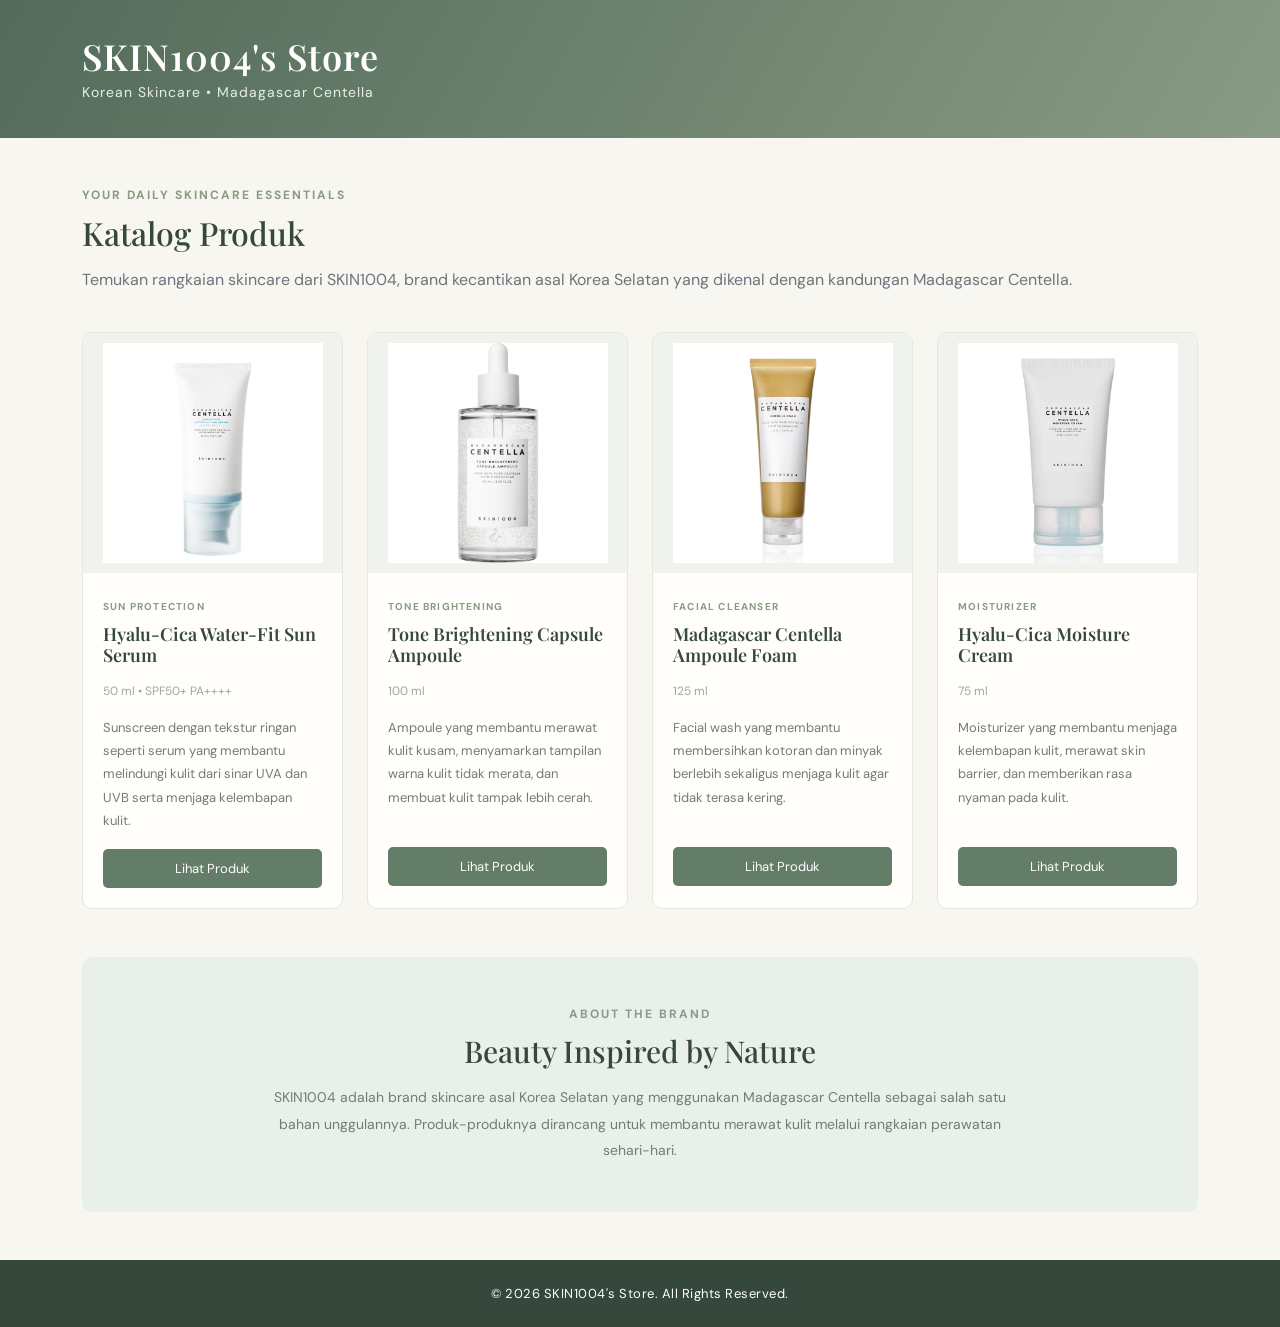
<file: PrakDw-Pert 09/contoh 01/index.html>
<!DOCTYPE html>
<html lang="id">

<head>
    <meta charset="UTF-8">
    <meta name="viewport" content="width=device-width, initial-scale=1.0">

    <title>SKIN1004's Store</title>

    <!-- Bootstrap 5.3.8 -->
    <link href="https://cdn.jsdelivr.net/npm/bootstrap@5.3.8/dist/css/bootstrap.min.css" rel="stylesheet">

    <!-- Google Fonts -->
    <link href="https://fonts.googleapis.com/css2?family=DM+Sans:wght@400;500;600;700&family=Playfair+Display:wght@500;600;700&display=swap" rel="stylesheet">

    <!-- CSS Tambahan -->
    <link rel="stylesheet" href="css/style.css">
</head>

<body>

    <!-- HEADER -->
    <header class="bg-header text-white py-4">
        <div class="container">
            <h1 class="brand-title mb-1">
                SKIN1004's Store
            </h1>

            <p class="mb-0">
                Korean Skincare • Madagascar Centella
            </p>
        </div>
    </header>

    <!-- CONTENT -->
    <main class="container my-5">

        <div class="row mb-4">
            <div class="col-12">
                <p class="subtitle">YOUR DAILY SKINCARE ESSENTIALS</p>

                <h2 class="section-title">
                    Katalog Produk
                </h2>

                <p class="text-secondary">
                    Temukan rangkaian skincare dari SKIN1004,
                    brand kecantikan asal Korea Selatan yang
                    dikenal dengan kandungan Madagascar Centella.
                </p>
            </div>
        </div>

        <!-- GRID PRODUK -->
        <div class="row g-4">

            <!-- PRODUK 1: SUNSCREEN -->
            <div class="col-12 col-md-6 col-lg-3">
                <div class="card h-100 product-card">

                    <img
                        src="images/sunscreen.jpg"
                        class="card-img-top"
                        alt="SKIN1004 Sunscreen">

                    <div class="card-body">
                        <span class="category">SUN PROTECTION</span>

                        <h5 class="card-title">
                            Hyalu-Cica Water-Fit Sun Serum
                        </h5>

                        <p class="product-size">
                            50 ml • SPF50+ PA++++
                        </p>

                        <p class="card-text">
                            Sunscreen dengan tekstur ringan seperti
                            serum yang membantu melindungi kulit dari
                            sinar UVA dan UVB serta menjaga kelembapan
                            kulit.
                        </p>

                        <a href="https://www.skin1004.com/products/hyalu-cica-water-fit-sun-serum-uv"
                           target="_blank"
                           class="btn btn-product">
                            Lihat Produk
                        </a>
                    </div>
                </div>
            </div>

            <!-- PRODUK 2: AMPOULE -->
            <div class="col-12 col-md-6 col-lg-3">
                <div class="card h-100 product-card">

                    <img
                        src="images/toner.jpg"
                        class="card-img-top"
                        alt="SKIN1004 Tone Brightening Ampoule">

                    <div class="card-body">
                        <span class="category">TONE BRIGHTENING</span>

                        <h5 class="card-title">
                            Tone Brightening Capsule Ampoule
                        </h5>

                        <p class="product-size">
                            100 ml
                        </p>

                        <p class="card-text">
                            Ampoule yang membantu merawat kulit kusam,
                            menyamarkan tampilan warna kulit tidak
                            merata, dan membuat kulit tampak lebih cerah.
                        </p>

                        <a href="https://www.skin1004.com/collections/tone-brightening"
                           target="_blank"
                           class="btn btn-product">
                            Lihat Produk
                        </a>
                    </div>
                </div>
            </div>

            <!-- PRODUK 3: FACE WASH -->
            <div class="col-12 col-md-6 col-lg-3">
                <div class="card h-100 product-card">

                    <img
                        src="images/facewash.jpg"
                        class="card-img-top"
                        alt="SKIN1004 Ampoule Foam">

                    <div class="card-body">
                        <span class="category">FACIAL CLEANSER</span>

                        <h5 class="card-title">
                            Madagascar Centella Ampoule Foam
                        </h5>

                        <p class="product-size">
                            125 ml
                        </p>

                        <p class="card-text">
                            Facial wash yang membantu membersihkan
                            kotoran dan minyak berlebih sekaligus
                            menjaga kulit agar tidak terasa kering.
                        </p>

                        <a href="https://www.skin1004.com/products/skin1004-madagascar-centella-ampoule-foam"
                           target="_blank"
                           class="btn btn-product">
                            Lihat Produk
                        </a>
                    </div>
                </div>
            </div>

            <!-- PRODUK 4: MOISTURIZER -->
            <div class="col-12 col-md-6 col-lg-3">
                <div class="card h-100 product-card">

                    <img
                        src="images/moisturizer.jpg"
                        class="card-img-top"
                        alt="SKIN1004 Moisture Cream">

                    <div class="card-body">
                        <span class="category">MOISTURIZER</span>

                        <h5 class="card-title">
                            Hyalu-Cica Moisture Cream
                        </h5>

                        <p class="product-size">
                            75 ml
                        </p>

                        <p class="card-text">
                            Moisturizer yang membantu menjaga
                            kelembapan kulit, merawat skin barrier,
                            dan memberikan rasa nyaman pada kulit.
                        </p>

                        <a href="https://www.skin1004.com/products/madagascar-centella-hyalu-cica-moisture-cream-75ml"
                           target="_blank"
                           class="btn btn-product">
                            Lihat Produk
                        </a>
                    </div>
                </div>
            </div>

        </div>

        <!-- ABOUT BRAND -->
        <section class="about-section text-center mt-5 p-5">
            <p class="subtitle">ABOUT THE BRAND</p>

            <h2 class="section-title">
                Beauty Inspired by Nature
            </h2>

            <p>
                SKIN1004 adalah brand skincare asal Korea Selatan
                yang menggunakan Madagascar Centella sebagai salah
                satu bahan unggulannya. Produk-produknya dirancang
                untuk membantu merawat kulit melalui rangkaian
                perawatan sehari-hari.
            </p>
        </section>

    </main>

    <!-- FOOTER -->
    <footer class="footer text-white py-4 mt-5">
        <div class="container text-center">
            <p class="mb-0">
                &copy; 2026 SKIN1004's Store.
                All Rights Reserved.
            </p>
        </div>
    </footer>

    <!-- Bootstrap JavaScript -->
    <script src="https://cdn.jsdelivr.net/npm/bootstrap@5.3.8/dist/js/bootstrap.bundle.min.js"></script>

</body>
</html>
</file>
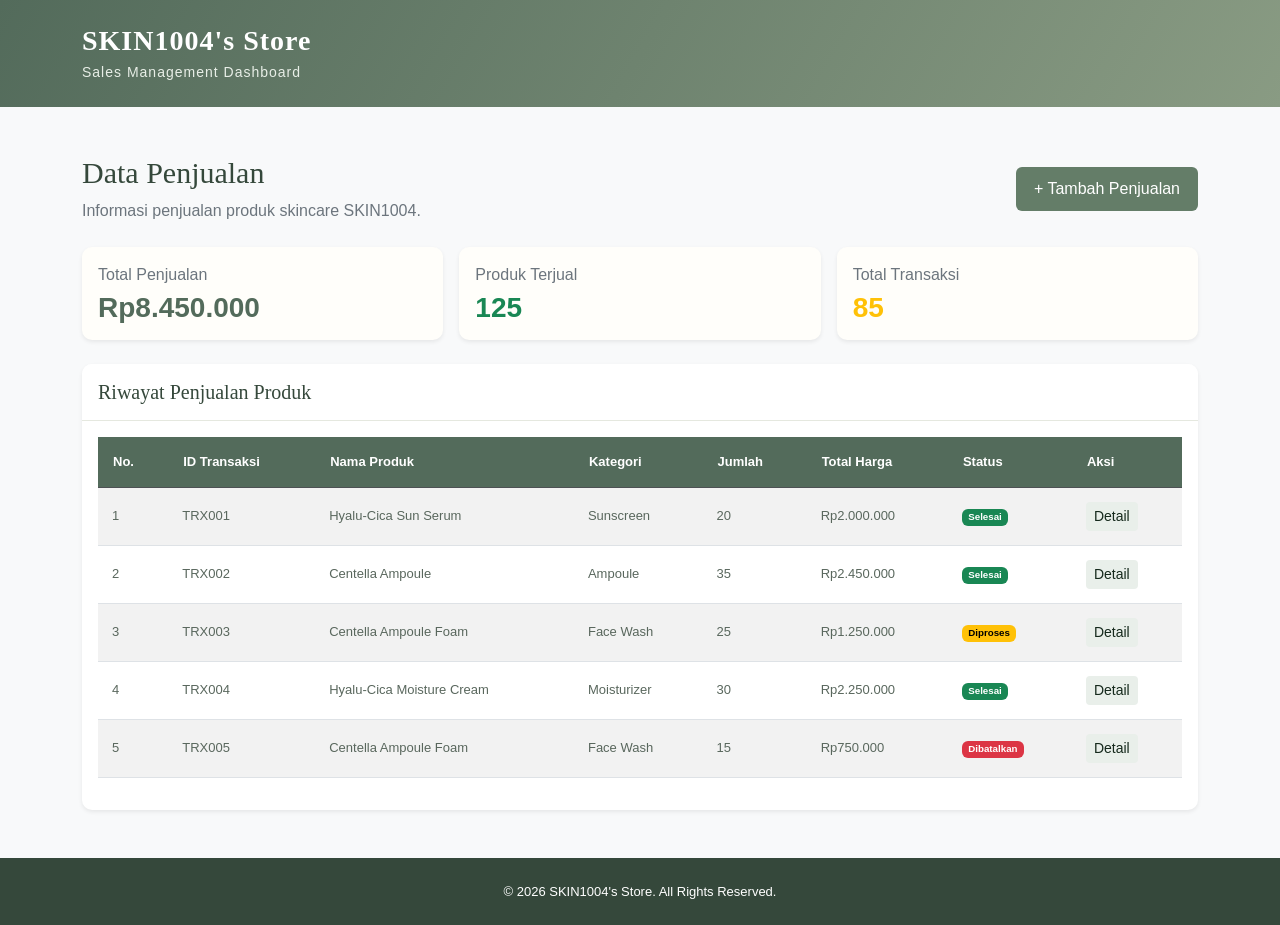
<file: PrakDw-Pert 09/contoh 02/index.html>
<!DOCTYPE html>
<html lang="id">

<head>
    <meta charset="UTF-8">
    <meta name="viewport"
          content="width=device-width, initial-scale=1.0">

    <title>SKIN1004's Store - Data Penjualan</title>

    <!-- Bootstrap 5.3.8 -->
    <link
        href="https://cdn.jsdelivr.net/npm/bootstrap@5.3.8/dist/css/bootstrap.min.css"
        rel="stylesheet">

    <!-- CSS Tambahan -->
    <link rel="stylesheet" href="css/style.css">
</head>

<body class="bg-light">

    <!-- HEADER -->
    <header class="store-header text-white py-4">
        <div class="container">

            <h1 class="h3 mb-1">
                SKIN1004's Store
            </h1>

            <p class="mb-0">
                Sales Management Dashboard
            </p>

        </div>
    </header>

    <!-- MAIN CONTENT -->
    <main class="container my-5">

        <!-- JUDUL DAN TOMBOL -->
        <div class="row align-items-center mb-4">

            <div class="col-12 col-md-8">

                <h2 class="section-title">
                    Data Penjualan
                </h2>

                <p class="text-secondary mb-md-0">
                    Informasi penjualan produk skincare SKIN1004.
                </p>

            </div>

            <div class="col-12 col-md-4 text-md-end mt-3 mt-md-0">

                <button class="btn btn-add">
                    + Tambah Penjualan
                </button>

            </div>

        </div>

        <!-- INFORMASI RINGKAS -->
        <div class="row g-3 mb-4">

            <!-- TOTAL PENJUALAN -->
            <div class="col-12 col-md-4">

                <div class="card shadow-sm dashboard-card">
                    <div class="card-body">

                        <p class="text-secondary mb-1">
                            Total Penjualan
                        </p>

                        <h3 class="mb-0">
                            Rp8.450.000
                        </h3>

                    </div>
                </div>

            </div>

            <!-- PRODUK TERJUAL -->
            <div class="col-12 col-md-4">

                <div class="card shadow-sm dashboard-card">
                    <div class="card-body">

                        <p class="text-secondary mb-1">
                            Produk Terjual
                        </p>

                        <h3 class="mb-0 text-success">
                            125
                        </h3>

                    </div>
                </div>

            </div>

            <!-- TRANSAKSI -->
            <div class="col-12 col-md-4">

                <div class="card shadow-sm dashboard-card">
                    <div class="card-body">

                        <p class="text-secondary mb-1">
                            Total Transaksi
                        </p>

                        <h3 class="mb-0 text-warning">
                            85
                        </h3>

                    </div>
                </div>

            </div>

        </div>

        <!-- TABEL PENJUALAN -->
        <div class="card shadow-sm table-card">

            <div class="card-header bg-white py-3">

                <h3 class="h5 mb-0">
                    Riwayat Penjualan Produk
                </h3>

            </div>

            <div class="card-body">

                <!-- TABEL RESPONSIVE -->
                <div class="table-responsive">

                    <table class="table table-striped table-hover align-middle">

                        <thead class="table-dark">

                            <tr>
                                <th>No.</th>
                                <th>ID Transaksi</th>
                                <th>Nama Produk</th>
                                <th>Kategori</th>
                                <th>Jumlah</th>
                                <th>Total Harga</th>
                                <th>Status</th>
                                <th>Aksi</th>
                            </tr>

                        </thead>

                        <tbody>

                            <!-- DATA 1 -->
                            <tr>
                                <td>1</td>
                                <td>TRX001</td>
                                <td>Hyalu-Cica Sun Serum</td>
                                <td>Sunscreen</td>
                                <td>20</td>
                                <td>Rp2.000.000</td>
                                <td>
                                    <span class="badge text-bg-success">
                                        Selesai
                                    </span>
                                </td>
                                <td>
                                    <button class="btn btn-sm btn-detail">
                                        Detail
                                    </button>
                                </td>
                            </tr>

                            <!-- DATA 2 -->
                            <tr>
                                <td>2</td>
                                <td>TRX002</td>
                                <td>Centella Ampoule</td>
                                <td>Ampoule</td>
                                <td>35</td>
                                <td>Rp2.450.000</td>
                                <td>
                                    <span class="badge text-bg-success">
                                        Selesai
                                    </span>
                                </td>
                                <td>
                                    <button class="btn btn-sm btn-detail">
                                        Detail
                                    </button>
                                </td>
                            </tr>

                            <!-- DATA 3 -->
                            <tr>
                                <td>3</td>
                                <td>TRX003</td>
                                <td>Centella Ampoule Foam</td>
                                <td>Face Wash</td>
                                <td>25</td>
                                <td>Rp1.250.000</td>
                                <td>
                                    <span class="badge text-bg-warning">
                                        Diproses
                                    </span>
                                </td>
                                <td>
                                    <button class="btn btn-sm btn-detail">
                                        Detail
                                    </button>
                                </td>
                            </tr>

                            <!-- DATA 4 -->
                            <tr>
                                <td>4</td>
                                <td>TRX004</td>
                                <td>Hyalu-Cica Moisture Cream</td>
                                <td>Moisturizer</td>
                                <td>30</td>
                                <td>Rp2.250.000</td>
                                <td>
                                    <span class="badge text-bg-success">
                                        Selesai
                                    </span>
                                </td>
                                <td>
                                    <button class="btn btn-sm btn-detail">
                                        Detail
                                    </button>
                                </td>
                            </tr>

                            <!-- DATA 5 -->
                            <tr>
                                <td>5</td>
                                <td>TRX005</td>
                                <td>Centella Ampoule Foam</td>
                                <td>Face Wash</td>
                                <td>15</td>
                                <td>Rp750.000</td>
                                <td>
                                    <span class="badge text-bg-danger">
                                        Dibatalkan
                                    </span>
                                </td>
                                <td>
                                    <button class="btn btn-sm btn-detail">
                                        Detail
                                    </button>
                                </td>
                            </tr>

                        </tbody>

                    </table>

                </div>

            </div>

        </div>

    </main>

    <!-- FOOTER -->
    <footer class="store-footer text-white text-center py-4">

        <div class="container">

            <p class="mb-0">
                &copy; 2026 SKIN1004's Store.
                All Rights Reserved.
            </p>

        </div>

    </footer>

    <!-- Bootstrap JS -->
    <script src="https://cdn.jsdelivr.net/npm/bootstrap@5.3.8/dist/js/bootstrap.bundle.min.js"></script>

</body>
</html>
</file>
<file: PrakDw-Pert 09/contoh 01/css/style.css>
/* GENERAL */
body {
    background-color: #f7f6f0;
    font-family: 'DM Sans', sans-serif;
    color: #35483b;
}

/* HEADER */
.bg-header {
    background: linear-gradient(120deg, #536b5b, #899b83);
    padding: 35px 0 !important;
}

.brand-title {
    font-family: 'Playfair Display', serif;
    font-size: 36px;
    letter-spacing: 1px;
    font-weight: 600;
}

.bg-header p {
    color: #e8eee7;
    letter-spacing: 1px;
    font-size: 14px;
}

/* SECTION TITLE */
.subtitle {
    color: #899b83;
    font-size: 12px;
    font-weight: 700;
    letter-spacing: 2px;
    margin-bottom: 10px;
}

.section-title {
    font-family: 'Playfair Display', serif;
    font-size: 32px;
    color: #35483b;
    margin-bottom: 15px;
}

/* PRODUCT CARD */
.product-card {
    background-color: #fffefa;
    border: 1px solid #e5e8df;
    border-radius: 10px;
    overflow: hidden;
    transition: all 0.3s ease;
}

.product-card:hover {
    transform: translateY(-7px);
    box-shadow: 0 10px 25px rgba(53, 72, 59, 0.12);
}

.card-img-top {
    height: 240px;
    object-fit: contain;
    padding: 10px;
    background-color: #f0f3ed;
}

.card-body {
    padding: 20px;
}

.category {
    display: inline-block;
    color: #899b83;
    font-size: 10px;
    font-weight: 700;
    letter-spacing: 1.2px;
    margin-bottom: 10px;
}

.card-title {
    font-family: 'Playfair Display', serif;
    font-size: 18px;
    font-weight: 600;
    color: #35483b;
    min-height: 50px;
}

.product-size {
    color: #a0a69d;
    font-size: 12px;
}

.card-text {
    color: #737d74;
    font-size: 13px;
    line-height: 1.8;
    min-height: 115px;
}

/* PRODUCT BUTTON */
.btn-product {
    background-color: #647d68;
    color: white;
    border: none;
    border-radius: 5px;
    width: 100%;
    padding: 10px;
    font-size: 13px;
    transition: 0.3s;
}

.btn-product:hover {
    background-color: #35483b;
    color: white;
}

/* ABOUT SECTION */
.about-section {
    background-color: #e9efea;
    border-radius: 10px;
}

.about-section .section-title {
    font-size: 30px;
}

.about-section p:last-child {
    color: #737d74;
    font-size: 14px;
    line-height: 1.9;
    max-width: 750px;
    margin: auto;
}

/* FOOTER */
.footer {
    background-color: #35483b;
    font-size: 13px;
    letter-spacing: 0.5px;
}

/* RESPONSIVE */
@media (max-width: 768px) {

    .brand-title {
        font-size: 29px;
    }

    .section-title {
        font-size: 27px;
    }

    .card-img-top {
        height: 260px;
    }

    .card-title,
    .card-text {
        min-height: auto;
    }

    .about-section {
        padding: 30px 20px !important;
    }
}
</file>
<file: PrakDw-Pert 09/contoh 02/css/style.css>
/* GENERAL */
body {
    min-height: 100vh;
    background-color: #f7f6f0;
    font-family: 'DM Sans', sans-serif;
    color: #35483b;
}

/* HEADER */
.store-header {
    background: linear-gradient(120deg, #536b5b, #899b83);
}

.store-header h1 {
    font-family: 'Playfair Display', serif;
    font-weight: 600;
    letter-spacing: 1px;
}

.store-header p {
    color: #e8eee7;
    font-size: 14px;
    letter-spacing: 1px;
}

/* SECTION TITLE */
.section-title {
    font-family: 'Playfair Display', serif;
    color: #35483b;
    font-size: 30px;
}

/* DASHBOARD CARD */
.dashboard-card {
    border: none;
    border-radius: 10px;
    background-color: #fffefa;
    transition: transform 0.3s ease;
}

.dashboard-card:hover {
    transform: translateY(-5px);
}

.dashboard-card h3 {
    color: #536b5b;
    font-weight: 700;
}

/* TABLE CARD */
.table-card {
    border: none;
    border-radius: 10px;
    overflow: hidden;
}

.table-card .card-header {
    border-bottom: 1px solid #e5e8df;
}

.table-card h3 {
    font-family: 'Playfair Display', serif;
    color: #35483b;
}

/* TABLE */
.table {
    font-size: 13px;
}

.table thead th {
    background-color: #536b5b;
    color: white;
    white-space: nowrap;
    padding: 15px;
}

.table td {
    white-space: nowrap;
    color: #59675d;
    padding: 14px;
}

/* BUTTON */
.btn-add {
    background-color: #647d68;
    color: white;
    border: none;
    border-radius: 6px;
    padding: 10px 18px;
}

.btn-add:hover {
    background-color: #35483b;
    color: white;
}

.btn-detail {
    background-color: #e9efea;
    color: #15291c;
    border: none;
}

.btn-detail:hover {
    background-color: #536b5b;
    color: white;
}

/* FOOTER */
.store-footer {
    background-color: #35483b;
    font-size: 13px;
}

/* RESPONSIVE */
@media (max-width: 768px) {

    .section-title {
        font-size: 26px;
    }

    .table {
        font-size: 12px;
    }

    .btn-add {
        width: 100%;
    }

}
</file>
